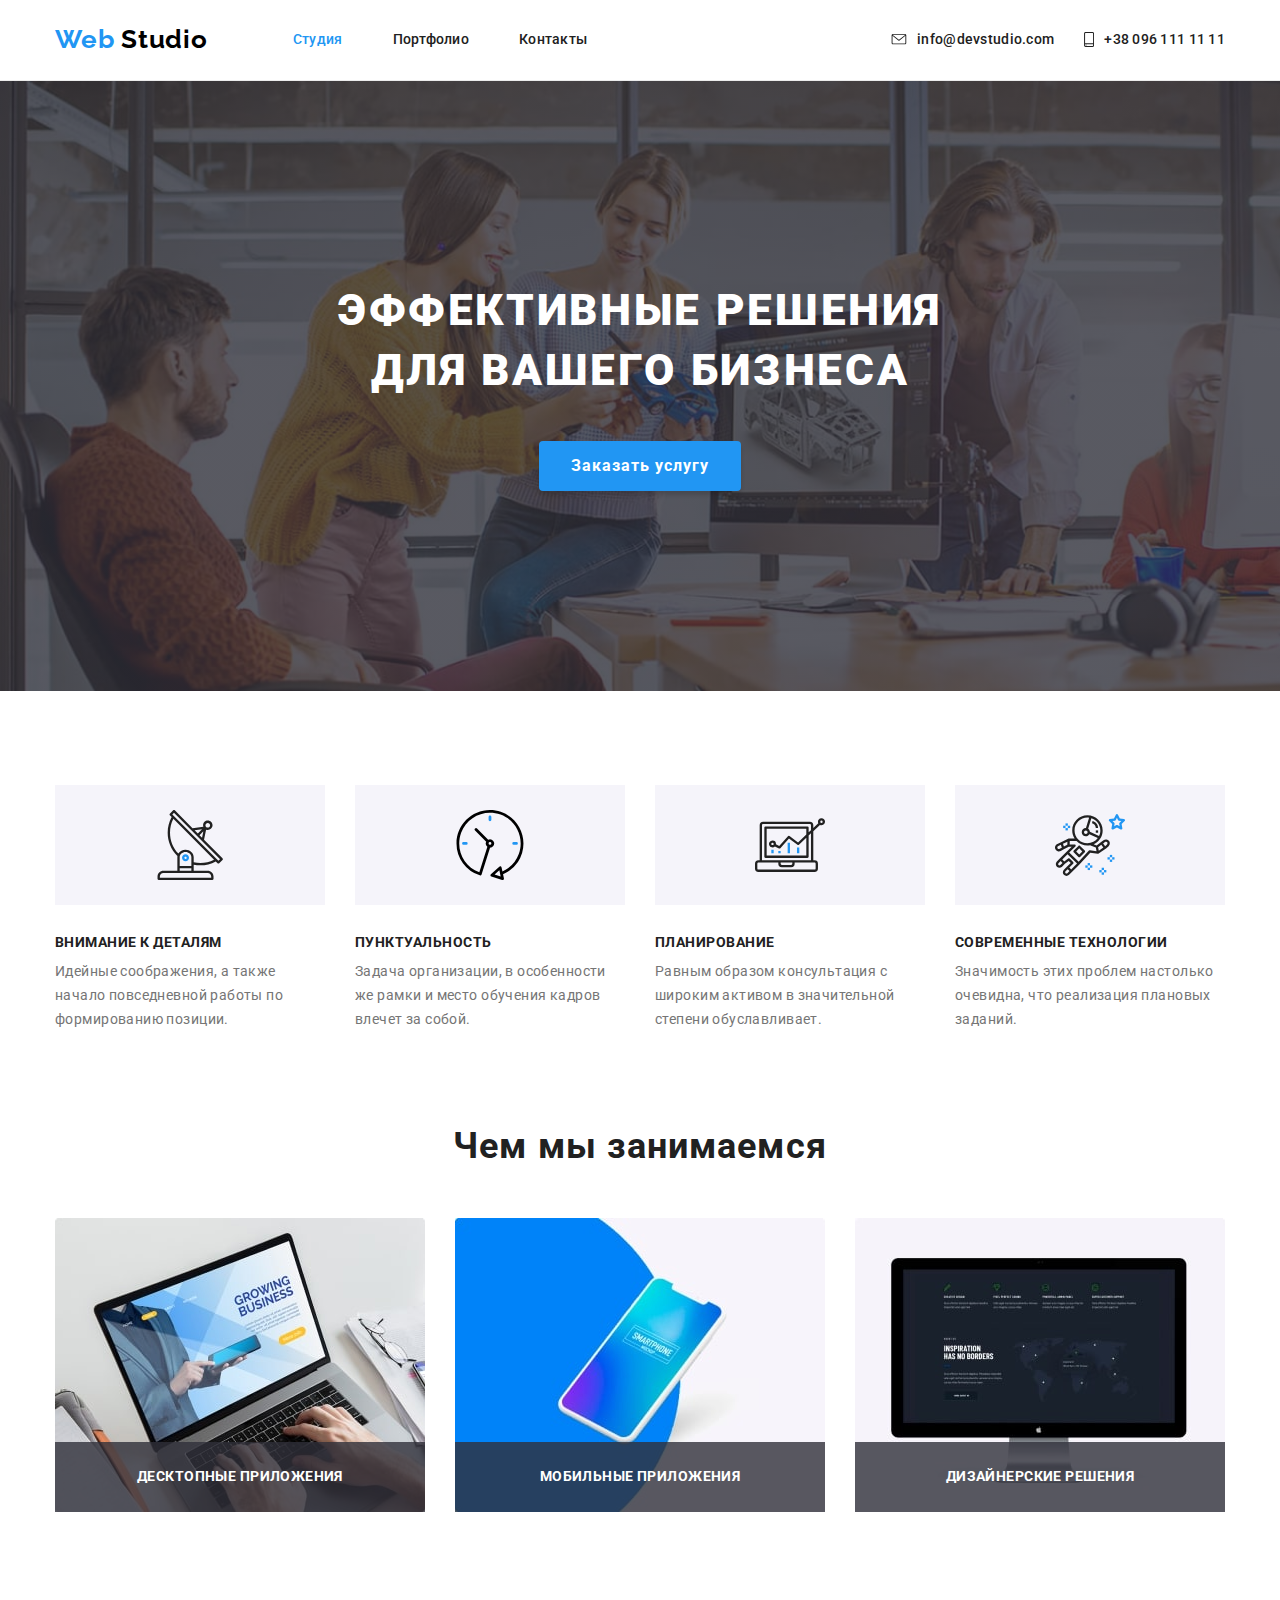
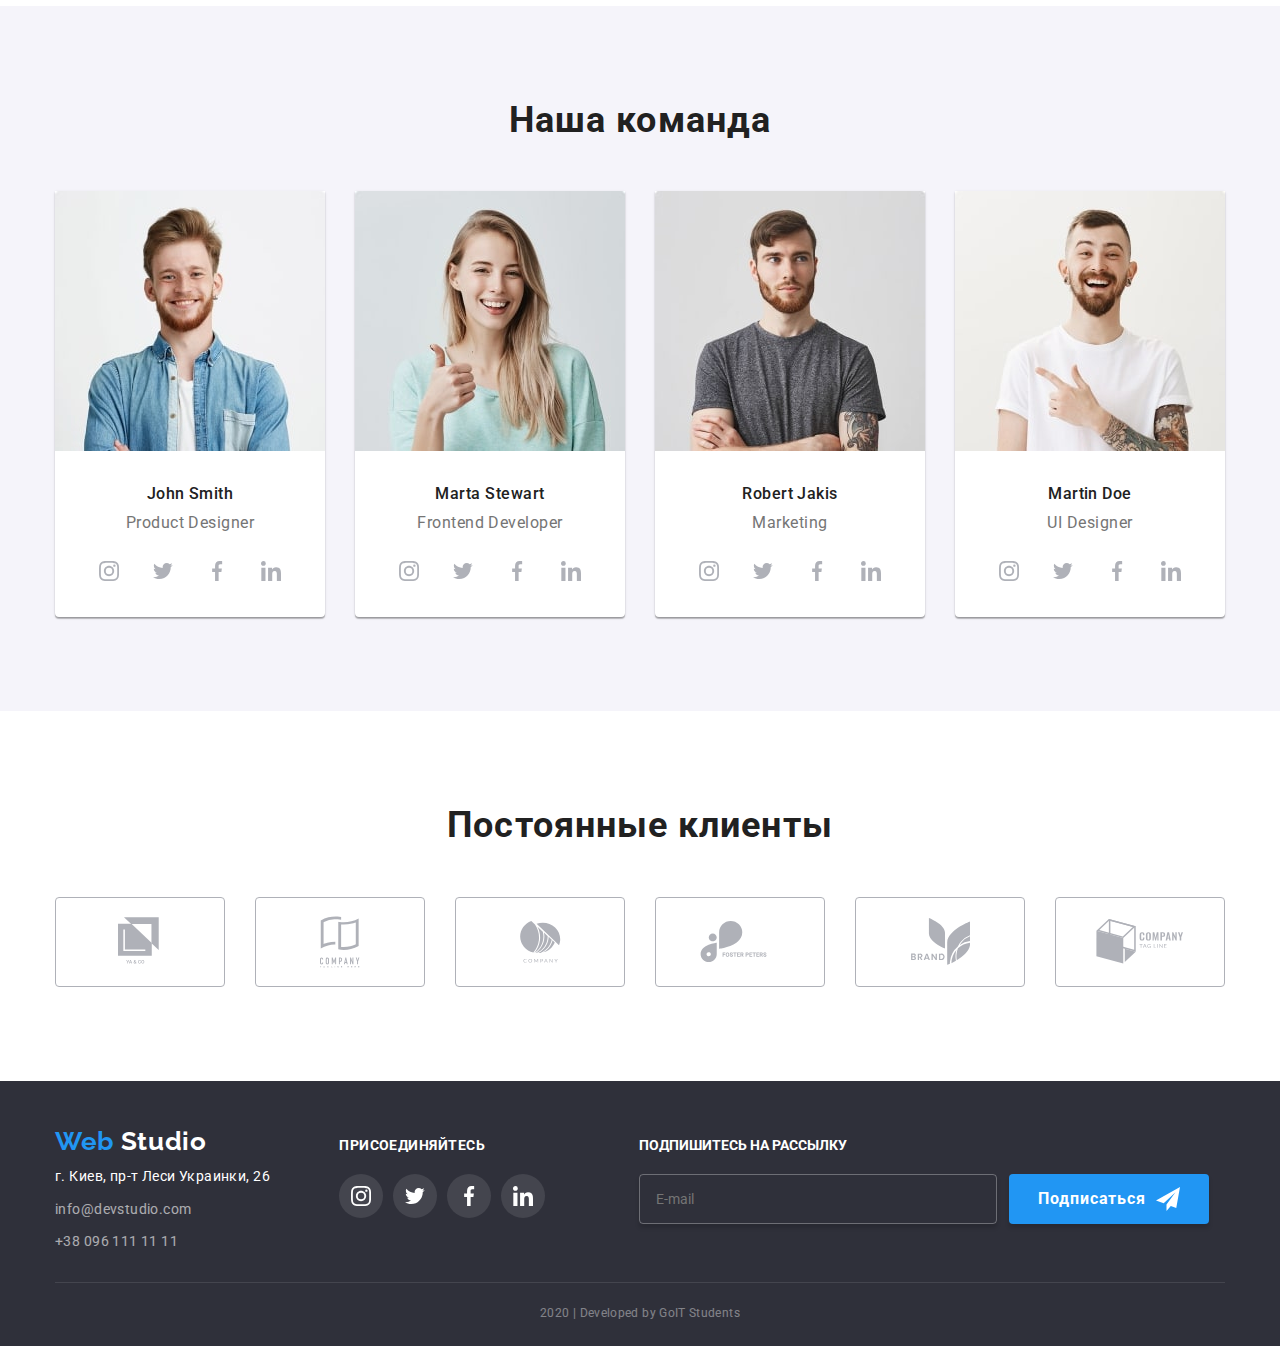
<file: index.html>
<!DOCTYPE html>
<html lang="ru">

<head>
  <meta charset="UTF-8" />
  <meta name="viewport" content="width=device-width, initial-scale=1.0" />
  <link href="https://fonts.googleapis.com/css2?family=Raleway:wght@700&family=Roboto:wght@400;500;700;900&display=swap"
    rel="stylesheet" />
  <!-- <link rel="stylesheet" href="./styles/normalize.css" /> -->

  <!-- <link rel="stylesheet" href="./styles/styles.css" /> -->
  <link rel="stylesheet" href="./css/main.min.css" />
  <title>Web Studio</title>
</head>

<body>
  <header>
    <nav class="container main-nav">
      <a class="header-logo" href="./index.html"><span class="logo-web">Web</span> Studio</a>
      <ul class="header-list">
        <li><a class="link our-pages current-page" href="./index.html">Студия</a></li>
        <li>
          <a class="link our-pages" href="./portfolio.html">Портфолио</a>
        </li>
        <li><a class="link our-pages" href="">Контакты</a></li>
      </ul>
      <ul class="header-contacts">
        <li>
          <a class="link header-link" href="mailto:info@devstudio.com">
            <svg class="icon-envelope" aria-label="Конверт" width="16" height="11">
              <use href="./images/symbol-defs.svg#icon-envelope" />
            </svg>
            info@devstudio.com</a>
        </li>
        <li>
          <a class="link header-link" href="tel:380961111111">
            <svg class="icon-smartphone" aria-label="Смартфон" width="10" height="15">
              <use href="./images/symbol-defs.svg#icon-smartphone" />
            </svg>
            +38 096 111 11 11</a>
        </li>
      </ul>
    </nav>
  </header>
  <main>
    <section class="hero-section">
      <h1 class="hero-header">Эффективные решения для вашего бизнеса</h1>
      <button class="hero-button button" data-modal-open>Заказать услугу</button>
    </section>
    <section class="our-advantages">
      <div class="container">
        <h2 class="hidden-title">Наши преймущества</h2>
        <ul class="our-advantages-list">
          <li class="our-advantages-item">
            <div class="advantages-image">
              <svg aria-label="антенна" width="70" height="70">
                <use href="./images/symbol-defs.svg#icon-antenna" />
              </svg>
            </div>
            <h3 class="advantage">Внимание к деталям</h3>
            <p class="advantage-explanation">
              Идейные соображения, а также начало повседневной работы по
              формированию позиции.
            </p>
          </li>
          <li class="our-advantages-item">
            <div class="advantages-image">
              <svg aria-label="часы" width="70" height="70">
                <use href="./images/symbol-defs.svg#icon-clock" />
              </svg>
            </div>
            <h3 class="advantage">Пунктуальность</h3>
            <p class="advantage-explanation">
              Задача организации, в особенности же рамки и место обучения
              кадров влечет за собой.
            </p>
          </li>
          <li class="our-advantages-item">
            <div class="advantages-image">
              <svg aria-label="диаграмма" width="70" height="70">
                <use href="./images/symbol-defs.svg#icon-diagram" />
              </svg>
            </div>
            <h3 class="advantage">Планирование</h3>
            <p class="advantage-explanation">
              Равным образом консультация с широким активом в значительной
              степени обуславливает.
            </p>
          </li>
          <li class="our-advantages-item">
            <div class="advantages-image">
              <svg aria-label="космонавт" width="70" height="70">
                <use href="./images/symbol-defs.svg#icon-astronaut" />
              </svg>
            </div>
            <h3 class="advantage">Современные технологии</h3>
            <p class="advantage-explanation">
              Значимость этих проблем настолько очевидна, что реализация
              плановых заданий.
            </p>
          </li>
        </ul>
      </div>
    </section>
    <section class="capabilities">
      <div class="container">
        <h2 class="section-header capabilities-title">Чем мы занимаемся</h2>
        <ul class="capabilities-list">
          <li class="capabilities-item">
            <img src="./images/laptop.jpg" alt="Ноутбук" width="370" />
            <a class="link capability" href="">
              Десктопные приложения
            </a>
          </li>
          <li class="capabilities-item">
            <img src="./images/smartphone.jpg" alt="Смартфон" width="370" />
            <a class="link capability" href="">
              Мобильные приложения
            </a>
          </li>
          <li class="capabilities-item">
            <img src="./images/PC.jpg" alt="Компьютер" width="370" />
            <a class="link capability" href="">
              Дизайнерские решения
            </a>
          </li>
        </ul>
      </div>
    </section>
    <section class="our-team">
      <div class="container">
        <h2 class="section-header our-team-title">Наша команда</h2>
        <ul class="our-team-list">
          <li class="our-team-item">
            <img src="./images/team-1.jpg" alt="Фотография Джона" width="270" />
            <h3 class="employee-name" lang="en">John Smith</h3>
            <p class="specialization" lang="en">Product Designer</p>
            <ul class="social-network-list">
              <li>
                <a class="social-network-link" href="">
                  <svg class="social-network-icon" aria-label="">
                    <use href="./images/symbol-defs.svg#icon-instagram" /></svg></a>
              </li>
              <li>
                <a class="social-network-link" href="">
                  <svg class="social-network-icon" aria-label="">
                    <use href="./images/symbol-defs.svg#icon-twitter" /></svg></a>
              </li>
              <li>
                <a class="social-network-link" href="">
                  <svg class="social-network-icon" aria-label="">
                    <use href="./images/symbol-defs.svg#icon-facebook" /></svg></a>
              </li>
              <li>
                <a class="social-network-link" href="">
                  <svg class="social-network-icon" aria-label="">
                    <use href="./images/symbol-defs.svg#icon-linkedin" />
                  </svg>
                </a>
              </li>
            </ul>
          </li>
          <li class="our-team-item">
            <img src="./images/team-2.jpg" alt="Фотография Марты" width="270" />
            <h3 class="employee-name" lang="en">Marta Stewart</h3>
            <p class="specialization" lang="en">Frontend Developer</p>
            <ul class="social-network-list">
              <li>
                <a class="social-network-link" href="">
                  <svg class="social-network-icon" aria-label="">
                    <use href="./images/symbol-defs.svg#icon-instagram" /></svg></a>
              </li>
              <li>
                <a class="social-network-link" href="">
                  <svg class="social-network-icon" aria-label="">
                    <use href="./images/symbol-defs.svg#icon-twitter" />
                  </svg>
                </a>
              </li>
              <li>
                <a class="social-network-link" href="">
                  <svg class="social-network-icon" aria-label="">
                    <use href="./images/symbol-defs.svg#icon-facebook" />
                  </svg>
                </a>
              </li>
              <li>
                <a class="social-network-link" href="">
                  <svg class="social-network-icon" aria-label="">
                    <use href="./images/symbol-defs.svg#icon-linkedin" />
                  </svg>
                </a>
              </li>
            </ul>
          </li>
          <li class="our-team-item">
            <img src="./images/team-3.jpg" alt="Фотография Роберта" width="270" />
            <h3 class="employee-name" lang="en">Robert Jakis</h3>
            <p class="specialization" lang="en">Marketing</p>
            <ul class="social-network-list">
              <li>
                <a class="social-network-link" href="">
                  <svg class="social-network-icon" aria-label="">
                    <use href="./images/symbol-defs.svg#icon-instagram" />
                  </svg>
                </a>
              </li>
              <li>
                <a class="social-network-link" href="">
                  <svg class="social-network-icon" aria-label="">
                    <use href="./images/symbol-defs.svg#icon-twitter" />
                  </svg>
                </a>
              </li>
              <li>
                <a class="social-network-link" href="">
                  <svg class="social-network-icon" aria-label="">
                    <use href="./images/symbol-defs.svg#icon-facebook" />
                  </svg>
                </a>
              </li>
              <li>
                <a class="social-network-link" href="">
                  <svg class="social-network-icon" aria-label="">
                    <use href="./images/symbol-defs.svg#icon-linkedin" />
                  </svg>
                </a>
              </li>
            </ul>
          </li>
          <li class="our-team-item">
            <img src="./images/team-4.jpg" alt="Фотография Мартина" width="270" />
            <h3 class="employee-name" lang="en">Martin Doe</h3>
            <p class="specialization" lang="en">UI Designer</p>
            <ul class="social-network-list">
              <li>
                <a class="social-network-link" href="">
                  <svg class="social-network-icon" aria-label="">
                    <use href="./images/symbol-defs.svg#icon-instagram" />
                  </svg>
                </a>
              </li>
              <li>
                <a class="social-network-link" href="">
                  <svg class="social-network-icon" aria-label="">
                    <use href="./images/symbol-defs.svg#icon-twitter" />
                  </svg>
                </a>
              </li>
              <li>
                <a class="social-network-link" href="">
                  <svg class="social-network-icon" aria-label="">
                    <use href="./images/symbol-defs.svg#icon-facebook" />
                  </svg>
                </a>
              </li>
              <li>
                <a class="social-network-link" href="">
                  <svg class="social-network-icon" aria-label="">
                    <use href="./images/symbol-defs.svg#icon-linkedin" />
                  </svg>
                </a>
              </li>
            </ul>
          </li>
        </ul>
      </div>
    </section>
    <section class="our-clients">
      <div class="container">
        <h2 class="section-header our-clients-title">Постоянные клиенты</h2>
        <ul class="our-clients-list">
          <li class="our-clients-item">
            <a class="link" href="">
              <svg class="our-clients-icon" width="45" height="50">
                <use href="./images/symbol-defs.svg#icon-logo"></use>
              </svg>
            </a>
          </li>
          <li class="our-clients-item">
            <a class="link" href="">
              <svg class="our-clients-icon" width="40" height="52">
                <use href="./images/symbol-defs.svg#icon-logo-2"></use>
              </svg>
            </a>
          </li>
          <li class="our-clients-item">
            <a class="link" href="">
              <svg class="our-clients-icon" width="41" height="42">
                <use href="./images/symbol-defs.svg#icon-logo-3"></use>
              </svg>
            </a>
          </li>
          <li class="our-clients-item">
            <a class="link" href="">
              <svg class="our-clients-icon" width="80" height="42">
                <use href="./images/symbol-defs.svg#icon-logo-4"></use>
              </svg>
            </a>
          </li>
          <li class="our-clients-item">
            <a class="link" href="">
              <svg class="our-clients-icon" width="59" height="47">
                <use href="./images/symbol-defs.svg#icon-logo-5"></use>
              </svg>
            </a>
          </li>
          <li class="our-clients-item">
            <a class="link" href="">
              <svg class="our-clients-icon" width="88" height="45">
                <use href="./images/symbol-defs.svg#icon-logo-6"></use>
              </svg>
            </a>
          </li>
        </ul>
      </div>
    </section>
  </main>
  <footer>
    <div class="container">
      <ul class="footer-list">
        <li>
          <a class="footer-logo" href=""><span class="logo-web">Web</span> Studio</a>
          <address class="">
            г. Киев, пр-т Леси Украинки, 26
            <a class="link footer-address" href="mailto:info@devstudio.com">info@devstudio.com</a>
            <a class="link footer-address" href="tel:380961111111">+38 096 111 11 11</a>
          </address>
        </li>
        <li class="join-us">
          <h3 class="join-us-title">присоединяйтесь</h3>
          <ul class="footer-social-network">
            <li>
              <a class="social-network-link footer-link" href="">
                <svg class="social-network-icon" aria-label="">
                  <use href="./images/symbol-defs.svg#icon-instagram" />
                </svg>
              </a>
            </li>
            <li>
              <a class="social-network-link footer-link" href="">
                <svg class="social-network-icon" aria-label="">
                  <use href="./images/symbol-defs.svg#icon-twitter" />
                </svg>
              </a>
            </li>
            <li>
              <a class="social-network-link footer-link" href="">
                <svg class="social-network-icon" aria-label="">
                  <use href="./images/symbol-defs.svg#icon-facebook" />
                </svg>
              </a>
            </li>
            <li>
              <a class="social-network-link footer-link" href="">
                <svg class="social-network-icon" aria-label="">
                  <use href="./images/symbol-defs.svg#icon-linkedin" />
                </svg>
              </a>
            </li>
          </ul>
        </li>
        <li>

          <p class="subscribe">Подпишитесь на рассылку</p>
          <form class="footer-form">
            <input required class="footer-email-input" type="email" placeholder="E-mail" name="Email"
              id="Email-input" />
            <button class="footer-submit" type="submit">Подписаться <svg class="footer-submit-icon" width="24px"
                height="24px">
                <use href="./images/icon-send.svg#icon-send">
                </use>
              </svg></button>
          </form>
        </li>
      </ul>
      <p class="copyright">2020 | Developed by GoIT Students</p>
    </div>
  </footer>
  <div class="backdrop is-hidden" data-modal>
    <div class="modal">
      <button class="modal-close-button" data-modal-close><svg class="crosshair-icon">
          <use href="./images/crosshair.svg#crosshair">
          </use>
        </svg></button>
      <form>
        <div class="modal-wrapper">
          <p class="modal-header">Оставьте свои данные, мы вам перезвоним</p>
          <div class="modal-form-container">

            <input class="modal-input" name="Name" id="name" type="text" placeholder=" " required />
            <label class="modal-label" for="name">Имя</label>
            <svg class="modal-icon">
              <use href="./images/person.svg#person">
              </use>
            </svg>
          </div>
          <div class="modal-form-container">
            <input class="modal-input" name="Phone" id="phone" type="text" placeholder=" " required />
            <label class="modal-label" for="phone">Телефон</label>
            <svg class=" modal-icon">
              <use href="./images/phone.svg#phone">
              </use>
            </svg>
          </div>
          <div class="modal-form-container">
            <input class="modal-input" name="Mail" id="mail" type="text" placeholder=" " required />
            <label class="modal-label" for="mail">Почта</label>
            <svg class="modal-icon">
              <use href="./images/email.svg#email">
              </use>
            </svg>
          </div>
          <div class="modal-form-container modal-text-area-container">

            <textarea class="modal-input modal-text-area" placeholder=" " id="comment" name="Comment"></textarea>
            <label class="modal-label modal-text-area-label" for="comment">Комментарий</label>
          </div>
          <div class="modal-checkbox-container">
            <div class="checkbox-icon-container"><input required class="modal-checkbox" type="checkbox" name="license"
                id="license">


              <label class="modal-checkbox-label" for="license">Соглашаюсь с рассылкой и принимаю <a
                  class="license-link" href="/">Условия
                  договора</a></label>
              <svg class="checkbox-icon">
                <use href="./images/icon-check.svg#icon-check">
                </use>
              </svg>
            </div>



          </div>
          <button class="submit" type="submit">Отправить</button>
      </form>

    </div>
  </div>
  </div>
  <script src="./modal.js"></script>
</body>

</html>
</file>
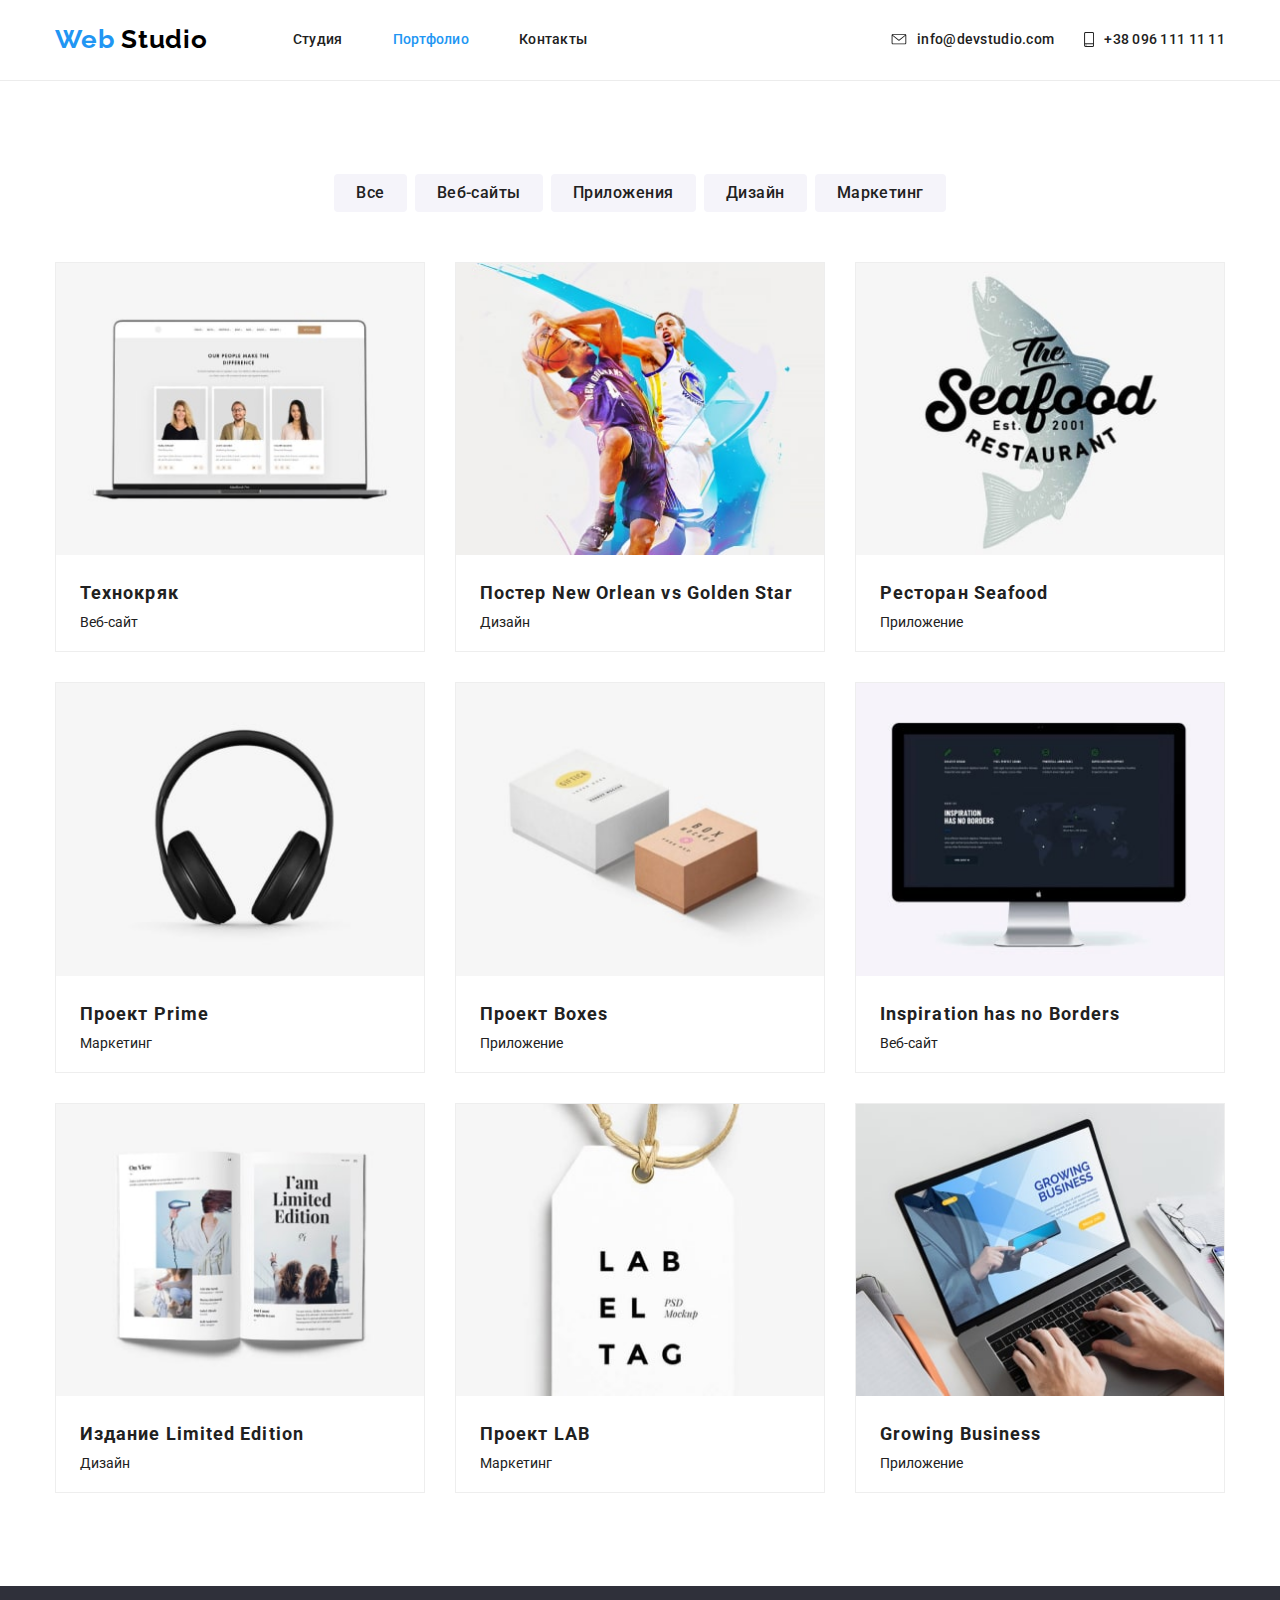
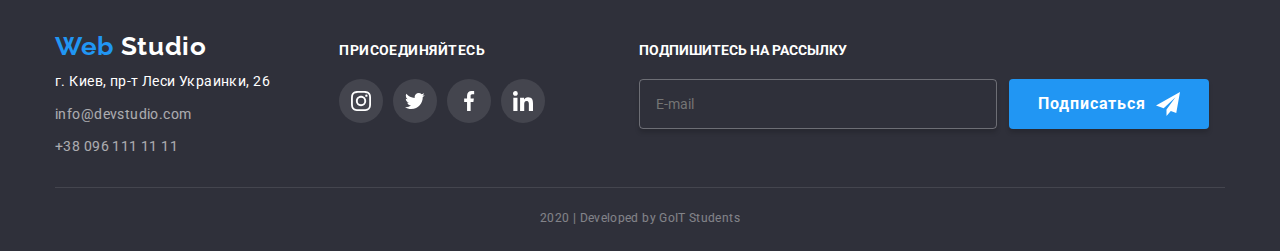
<file: portfolio.html>
<!DOCTYPE html>
<html lang="ru">

<head>
  <meta charset="UTF-8" />
  <meta name="viewport" content="width=device-width, initial-scale=1.0" />
  <link href="https://fonts.googleapis.com/css2?family=Raleway:wght@700&family=Roboto:wght@400;500;700;900&display=swap"
    rel="stylesheet" />
  <link rel="stylesheet" href="./css/main.min.css" />
  <title>Portfolio</title>
</head>

<body>
  <header>
    <nav class="container main-nav">
      <a class="header-logo" href="./index.html"><span class="logo-web">Web</span> Studio</a>
      <ul class="header-list">
        <li><a class="link our-pages " href="./index.html">Студия</a></li>
        <li>
          <a class="link our-pages current-page" href="./portfolio.html">Портфолио</a>
        </li>
        <li><a class="link our-pages" href="">Контакты</a></li>
      </ul>
      <ul class="header-contacts">
        <li>
          <a class="link header-link" href="mailto:info@devstudio.com">
            <svg class="icon-envelope" aria-label="Конверт" width="16" height="11">
              <use href="./images/symbol-defs.svg#icon-envelope" />
            </svg>
            info@devstudio.com</a>
        </li>
        <li>
          <a class="link header-link" href="tel:380961111111">
            <svg class="icon-smartphone" aria-label="Смартфон" width="10" height="15">
              <use href="./images/symbol-defs.svg#icon-smartphone" />
            </svg>
            +38 096 111 11 11</a>
        </li>
      </ul>
    </nav>
  </header>
  <main class="main-portfolio">
    <section class="portfolio">
      <div class="container">
        <h1 class="hidden-title">Portfolio</h1>
        <ul class="filters-list">
          <li class="filters-item">
            <button class="filters-button">Все</button>
          </li>
          <li class="filters-item">
            <button class="filters-button">Веб-сайты</button>
          </li>
          <li class="filters-item">
            <button class="filters-button">Приложения</button>
          </li>
          <li class="filters-item">
            <button class="filters-button">Дизайн</button>
          </li>
          <li class="filters-item">
            <button class="filters-button">Маркетинг</button>
          </li>
        </ul>
        <ul class="our-products-list">
          <li class="our-products-item">
            <div class="our-products-image"><img src="./images/laptop-2.jpg " alt="Сайт открытый на ноутбуке" />
              <p class="product-description">
                Технокряк это современная площадка распространения коронавируса.
                Компании используют эту платформу для цифрового шпионажа и атак
                на защищённые сервера конкурентов.
              </p>
            </div>
            <div class="product-container">
              <h2 class="product-name">
                <a class="product-link" href="">Технокряк</a>
              </h2>
              <p class="product-type">Веб-сайт</p>
            </div>
          </li>
          <li class="our-products-item">
            <div class="our-products-image"><img src="./images/basketball.jpg" alt="Два парня играющие в баскетбол" />

              <p class="product-description">
                Технокряк это современная площадка распространения коронавируса.
                Компании используют эту платформу для цифрового шпионажа и атак
                на защищённые сервера конкурентов.
              </p>
            </div>
            <div class="product-container">
              <h2 class="product-name">
                <a class="product-link" href="">Постер New Orlean vs Golden Star</a>
              </h2>
              <p class="product-type">Дизайн</p>
            </div>
          </li>
          <li class="our-products-item">
            <div class="our-products-image"><img src="./images/restaurant.jpg" alt="Логотип ресторана" />
              <p class="product-description">
                Технокряк это современная площадка распространения коронавируса.
                Компании используют эту платформу для цифрового шпионажа и атак
                на защищённые сервера конкурентов.
              </p>
            </div>
            <div class="product-container">
              <h2 class="product-name">
                <a class="product-link" href="">Ресторан Seafood</a>
              </h2>
              <p class="product-type">Приложение</p>
            </div>
          </li>
          <li class="our-products-item">
            <div class="our-products-image"><img src="./images/headphones.jpg" alt="Наушники" />
              <p class="product-description">
                Технокряк это современная площадка распространения коронавируса.
                Компании используют эту платформу для цифрового шпионажа и атак
                на защищённые сервера конкурентов.
              </p>
            </div>
            <div class="product-container">
              <h2 class="product-name">
                <a class="product-link" href="">Проект Prime</a>
              </h2>
              <p class="product-type">Маркетинг</p>
            </div>
          </li>
          <li class="our-products-item">
            <div class="our-products-image"><img src="./images/box.jpg" alt="Две коробки" />
              <p class="product-description">
                Технокряк это современная площадка распространения коронавируса.
                Компании используют эту платформу для цифрового шпионажа и атак
                на защищённые сервера конкурентов.
              </p>
            </div>
            <div class="product-container">
              <h2 class="product-name">
                <a class="product-link" href="">Проект Boxes</a>
              </h2>
              <p class="product-type">Приложение</p>
            </div>
          </li>
          <li class="our-products-item">
            <div class="our-products-image"><img src="./images/site-mac.jpg" alt="Веб-сайт открытй на ПК" />
              <p class="product-description">
                Технокряк это современная площадка распространения коронавируса.
                Компании используют эту платформу для цифрового шпионажа и атак
                на защищённые сервера конкурентов.
              </p>
            </div>
            <div class="product-container">
              <h2 class="product-name" lang="en">
                <a class="product-link" href="">Inspiration has no Borders</a>
              </h2>
              <p class="product-type">Веб-сайт</p>
            </div>
          </li>
          <li class="our-products-item">
            <div class="our-products-image"><img src="./images/book.jpg" alt="Книга" />
              <p class="product-description">
                Технокряк это современная площадка распространения коронавируса.
                Компании используют эту платформу для цифрового шпионажа и атак
                на защищённые сервера конкурентов.
              </p>
            </div>
            <div class="product-container">
              <h2 class="product-name">
                <a class="product-link" href="">Издание Limited Edition</a>
              </h2>
              <p class="product-type">Дизайн</p>
            </div>
          </li>
          <li class="our-products-item">
            <div class="our-products-image"><img src="./images/tag.jpg" alt="Бирка компании" />
              <p class="product-description">
                Технокряк это современная площадка распространения коронавируса.
                Компании используют эту платформу для цифрового шпионажа и атак
                на защищённые сервера конкурентов.
              </p>
            </div>
            <div class="product-container">
              <h2 class="product-name">
                <a class="product-link" href="">Проект LAB</a>
              </h2>
              <p class="product-type">Маркетинг</p>
            </div>
          </li>
          <li class="our-products-item">
            <div class="our-products-image"><img src="./images/macbook.jpg"
                alt="Ноутбук на котором открыто приложение" />
              <p class="product-description">
                Технокряк это современная площадка распространения коронавируса.
                Компании используют эту платформу для цифрового шпионажа и атак
                на защищённые сервера конкурентов.
              </p>
            </div>
            <div class="product-container">
              <h2 class="product-name">
                <a class="product-link" href="">Growing Business</a>
              </h2>
              <p class="product-type">Приложение</p>
            </div>
          </li>
        </ul>
      </div>
    </section>
  </main>
  <footer>
    <div class="container">
      <ul class="footer-list">
        <li>
          <a class="footer-logo" href=""><span class="logo-web">Web</span> Studio</a>
          <address class="">
            г. Киев, пр-т Леси Украинки, 26
            <a class="link footer-address" href="mailto:info@devstudio.com">info@devstudio.com</a>
            <a class="link footer-address" href="tel:380961111111">+38 096 111 11 11</a>
          </address>
        </li>
        <li class="join-us">
          <h3 class="join-us-title">присоединяйтесь</h3>
          <ul class="footer-social-network">
            <li>
              <a class="social-network-link footer-link" href="">
                <svg class="social-network-icon" aria-label="">
                  <use href="./images/symbol-defs.svg#icon-instagram" />
                </svg>
              </a>
            </li>
            <li>
              <a class="social-network-link footer-link" href="">
                <svg class="social-network-icon" aria-label="">
                  <use href="./images/symbol-defs.svg#icon-twitter" />
                </svg>
              </a>
            </li>
            <li>
              <a class="social-network-link footer-link" href="">
                <svg class="social-network-icon" aria-label="">
                  <use href="./images/symbol-defs.svg#icon-facebook" />
                </svg>
              </a>
            </li>
            <li>
              <a class="social-network-link footer-link" href="">
                <svg class="social-network-icon" aria-label="">
                  <use href="./images/symbol-defs.svg#icon-linkedin" />
                </svg>
              </a>
            </li>
          </ul>
        </li>
        <li>

          <p class="subscribe">Подпишитесь на рассылку</p>
          <form class="footer-form">
            <input required class="footer-email-input" type="email" placeholder="E-mail" name="Email"
              id="Email-input" />
            <button class="footer-submit" type="submit">Подписаться <svg class="footer-submit-icon" width="24px"
                height="24px">
                <use href="./images/icon-send.svg#icon-send">
                </use>
              </svg></button>
          </form>
        </li>
      </ul>
      <p class="copyright">2020 | Developed by GoIT Students</p>
    </div>
  </footer>
</body>

</html>
</file>
<file: styles/styles.css>
:root {
  --primary-text-color: #212121;
  --secondary-text-color: #757575;
  --third-text-color: #ffffff;
  --accent-color: #2196f3;
  --footer-text-color: rgba(255, 255, 255);
  --link-icon-background-color: #f5f4fa;
  --icon-fill-color: #afb1b8;
}
html {
  box-sizing: border-box;
}
*,
*::before,
*::after {
  box-sizing: inherit;
}
body {
  font-family: "Roboto", sans-serif;
  font-style: normal;
  font-size: 14px;
  line-height: 1.14;
  color: var(--primary-text-color);
}
ul {
  list-style: none;
  margin: 0;
  padding: 0;
}
a {
  text-decoration: none;
}
h1,
h2,
h3,
h4 {
  margin: 0;
}
p {
  margin: 0;
}
hr {
  margin: 0px;
}
input {
  outline: none;
}
/* 
  UTILITY
 */

.container {
  width: 1200px;
  padding: 0 15px;
  margin-right: auto;
  margin-left: auto;
}
.button {
  background: var(--accent-color);
  box-shadow: 0px 4px 4px rgba(0, 0, 0, 0.15);
  border-radius: 4px;
}
.hidden-title {
  display: none;
}

/*
 HEADER
 */
.header-list,
.header-contacts,
.main-nav {
  display: flex;
}
.header-list :not(:last-child) {
  margin-right: 50px;
}
.header-contacts :not(:last-child) {
  margin-right: 30px;
}
.header-contacts {
  margin-left: auto;
  align-items: center;
}
.logo-web {
  color: var(--accent-color);
}
.header-logo {
  display: block;
  margin-right: 85px;
  padding-top: 25px;
  padding-bottom: 25px;

  font-family: "Raleway", sans-serif;
  font-weight: 700;
  font-size: 26px;
  color: #000000;
  letter-spacing: 0.78px;
}
header {
  border-bottom: 1px solid #ececec;
}
.our-pages {
  display: block;
  padding-top: 32px;
  padding-bottom: 32px;

  letter-spacing: 0.28px;
  color: var(--primary-text-color);
  font-weight: 500;
  letter-spacing: 0.28px;
  transition: 250ms cubic-bezier(0.4, 0, 0.2, 1) color;
}
.header-link {
  display: flex;
  padding-top: 32px;
  padding-bottom: 32px;
  align-items: center;

  letter-spacing: 0.28px;
  line-height: 1.14;
  color: var(--secondary-text-color);
  font-weight: 500;
}
.icon-envelope {
  fill: currentColor;
  margin-right: 10px;
}
.icon-smartphone {
  fill: currentColor;
  margin-right: 10px;
}
.header-link:hover,
.header-link:focus {
  color: var(--accent-color);
  fill: var(--accent-color);
  transition: 250ms cubic-bezier(0.4, 0, 0.2, 1);
  transition-property: color, fill;
}
.our-pages:hover,
.our-pages:focus {
  color: var(--accent-color);
  transition: 250ms cubic-bezier(0.4, 0, 0.2, 1) color;
}
.current-page {
  color: var(--accent-color);
  position: relative;
}
.current-page::after {
  content: "";
  display: block;
  position: absolute;
  top: 77px;
  width: 100%;
  height: 4px;
  background-color: var(--accent-color);
  border-radius: 2px;
}

/* HERO */

.hero-header {
  max-width: 700px;
  margin: auto;
  padding-top: 200px;
  margin-bottom: 40px;

  font-weight: 900;
  font-size: 44px;
  line-height: 1.36;
  letter-spacing: 2.64px;
  text-transform: uppercase;
  color: var(--third-text-color);
}
.hero-button {
  display: inline-block;
  font-weight: 700;
  font-size: 16px;
  line-height: 1.87;
  letter-spacing: 0.96px;
  color: var(--third-text-color);
  margin: auto;
  margin-bottom: 200px;
  padding: 10px 32px;
  cursor: pointer;
  border: none;
}
.hero-section {
  text-align: center;
  background-size: cover;
  background-image: linear-gradient(
      rgba(47, 48, 58, 0.8),
      rgba(47, 48, 58, 0.8)
    ),
    url(../images/header-img.jpg);
}
/* MAIN */

/* PORTFOLIO */

.main-portfolio {
  padding-top: 93px;
  padding-bottom: 93px;
}

.filters-button {
  border: none;
  border-radius: 4px;
  color: var(--primary-text-color);
  background-color: var(--link-icon-background-color);
  padding: 6px 22px;
  font-size: 16px;
  line-height: 1.62;
  text-align: center;
  letter-spacing: 0.48px;
  font-weight: 500;
  cursor: pointer;
  transition: 250ms cubic-bezier(0.4, 0, 0.2, 1);
  transition-property: background-color, color, box-shadow, outline;
}
.filters-button:active,
.filters-button:hover,
.filters-button:focus {
  background-color: #2196f3;
  color: var(--third-text-color);
  box-shadow: 0px 2px 2px rgba(0, 0, 0, 0.12), 0px 1px 2px rgba(0, 0, 0, 0.08),
    0px 3px 1px rgba(0, 0, 0, 0.1);
  outline: none;
  transition: 250ms cubic-bezier(0.4, 0, 0.2, 1);
  transition-property: background-color, color, box-shadow, outline;
}
.filters-item:not(:last-child) {
  margin-right: 8px;
}
.filters-list {
  display: flex;
  justify-content: center;
  margin-bottom: 50px;
}

.our-products-list {
  display: flex;
  flex-wrap: wrap;
  justify-content: space-between;
}
.our-products-list img {
  display: block;
}

.our-products-item {
  border: 1px solid #eeeeee;
  width: calc((100% - 60px) / 3);
  cursor: pointer;
  transition: 250ms cubic-bezier(0.4, 0, 0.2, 1) box-shadow;
}
.our-products-item img {
  max-width: 368px;
}
.our-products-item:hover,
.our-products-item:focus {
  box-shadow: 1px 4px 6px rgba(0, 0, 0, 0.16), 0px 4px 4px rgba(0, 0, 0, 0.06),
    0px 1px 1px rgba(0, 0, 0, 0.12);
  transition: 250ms cubic-bezier(0.4, 0, 0.2, 1) box-shadow;
}
.our-products-item:hover .product-description,
.our-products-item:focus .product-description {
  transform: translateY(0);
}
.our-products-image {
  position: relative;
  overflow: hidden;
}
.our-products-item:nth-child(n + 4) {
  margin-top: 30px;
}
.product-container {
  padding-left: 24px;
  padding-right: 24px;
  padding-bottom: 20px;
}
.product-name {
  margin-top: 20px;
  font-weight: 700;
  font-size: 18px;
  line-height: 2;
  letter-spacing: 1.08px;
  color: var(--primary-text-color);
  margin-bottom: 4px;
}
.product-link {
  font-weight: 700;
  font-size: 18px;
  line-height: 2;
  letter-spacing: 1.08px;
  color: var(--primary-text-color);
}
.product-description {
  position: absolute;
  top: 0;
  width: 368px;
  padding: 65px 24px;

  font-size: 18px;
  line-height: 1.55;
  letter-spacing: 0.54px;
  color: var(--third-text-color);

  background-color: rgba(33, 150, 243);
  opacity: 0.9;
  transition: 250ms cubic-bezier(0.4, 0, 0.2, 1);
  transition-property: transform;
  transform: translateY(101%);
}

.products-type {
  font-size: 16px;
  line-height: 1.87;
  letter-spacing: 0.48px;
  color: var(--secondary-text-color);
}

/* STUDIO */
.our-advantages {
  padding-top: 94px;
  padding-bottom: 94px;
}
.our-advantages-list {
  display: flex;
}
.our-advantages-item:not(:last-child) {
  margin-right: 30px;
}
.our-advantages-item {
  max-width: 270px;
}
.our-advantages-item svg {
  display: block;
  margin: 0 auto;
}
.advantages-image {
  background-color: var(--link-icon-background-color);
  margin-bottom: 30px;
  padding-top: 25px;
  padding-bottom: 25px;
}
.advantage {
  letter-spacing: 0.49px;
  text-transform: uppercase;
  font-size: 14px;
  margin-bottom: 10px;
}
.advantage-explanation {
  line-height: 1.7;
  letter-spacing: 0.42px;
  color: var(--secondary-text-color);
}

/* 
  CAPABILITIES 
*/
.сapabilities {
  text-align: center;
  padding-bottom: 94px;
}
.capabilities-list img {
  display: block;
}
.capabilities-title {
  margin-bottom: 50px;
}
.capabilities-list {
  display: flex;
  justify-content: space-between;
}
.capabilities-item {
  position: relative;
}
.capability {
  position: absolute;
  display: block;
  bottom: 0;
  width: 100%;
  font-weight: 700;
  line-height: 1.14;
  letter-spacing: 0.42px;
  text-transform: uppercase;
  color: var(--third-text-color);
  background: rgba(47, 48, 58, 0.8);
  padding: 27px 0;
  transition: 250ms cubic-bezier(0.4, 0, 0.2, 1) color;
}
.capability:hover,
.capability:focus {
  color: var(--accent-color);
  transition: 250ms cubic-bezier(0.4, 0, 0.2, 1) color;
}

/*
   SOCIAL-ICONS
*/
.social-network-icon {
  width: 20px;
  height: 20px;
  fill: var(--icon-fill-color);
}
.social-network-link {
  display: flex;
  align-items: center;
  justify-content: center;
  width: 44px;
  height: 44px;
  background-color: transparent;
}
.social-network-link:hover,
.social-network-link:focus {
  background-color: var(--accent-color);
  border-radius: 50%;
  color: var(--third-text-color);
  transition: 250ms cubic-bezier(0.4, 0, 0.2, 1) background-color;
}
.social-network-link:hover .social-network-icon,
.social-network-link:focus .social-network-icon {
  fill: currentColor;
}

.section-header {
  font-weight: 700;
  font-size: 36px;
  line-height: 1.16;
  letter-spacing: 1.08px;
}

/* 
  OUR TEAM 
*/

.our-team {
  text-align: center;
  background-color: var(--link-icon-background-color);
  padding-top: 94px;
  padding-bottom: 94px;
}
.our-team-title {
  margin-bottom: 50px;
}
.our-team-list {
  display: flex;
  justify-content: space-between;
}
.our-team-item {
  box-shadow: 0px 2px 1px rgba(0, 0, 0, 0.2), 0px 1px 1px rgba(0, 0, 0, 0.14),
    0px 1px 3px rgba(0, 0, 0, 0.12);
  border-radius: 0px 0px 4px 4px;
  max-width: 270px;
  background-color: var(--third-text-color);
}

.employee-name {
  font-weight: 500;
  font-size: 16px;
  line-height: 1.18;
  letter-spacing: 0.48px;
  margin-top: 30px;
  margin-bottom: 10px;
}
.specialization {
  font-size: 16px;
  line-height: 1.18;
  letter-spacing: 0.48px;
  color: var(--secondary-text-color);
  margin-bottom: 16px;
}
.social-network-list {
  justify-content: center;
  display: flex;
  margin-bottom: 24px;
}
.social-network-list li:not(:last-child) {
  margin-right: 10px;
}

/*
  OUR CLIENTS 
*/

.our-clients {
  padding-top: 94px;
  padding-bottom: 94px;
  text-align: center;
}
.our-clients-title {
  margin-bottom: 50px;
}
.our-clients-list {
  display: flex;
  justify-content: space-between;
}
.our-clients-icon {
  fill: var(--icon-fill-color);
  transition: 250ms cubic-bezier(0.4, 0, 0.2, 1) fill;
}
.our-clients-item a {
  display: flex;
  justify-content: center;
  align-items: center;
  width: 170px;
  height: 90px;
  margin: auto;
  border: 1px solid #afb1b8;
  border-radius: 4px;
  transition: 250ms cubic-bezier(0.4, 0, 0.2, 1) border-color;
}
.our-clients-item a:hover .our-clients-icon,
.our-clients-item a:focus .our-clients-icon {
  fill: var(--accent-color);
  transition: 250ms cubic-bezier(0.4, 0, 0.2, 1) fill;
}
.our-clients-item a:hover,
.our-clients-item a:focus {
  border-color: var(--accent-color);
  transition: 250ms cubic-bezier(0.4, 0, 0.2, 1) border-color;
}
.our-clients-item img {
  display: block;
}

/* FOOTER */

footer {
  background-color: #2f303a;
}
.footer-list {
  display: flex;
  padding-bottom: 28px;
  align-items: baseline;
  padding-top: 45px;
  border-bottom: 1px solid rgba(255, 255, 255, 0.1);
}
.footer-list > li:first-child {
  margin-right: 69px;
}
.footer-logo {
  display: block;
  margin-bottom: 8px;

  font-family: "Raleway", sans-serif;
  font-weight: 700;
  font-size: 26px;
  line-height: 1.19;
  letter-spacing: 0.66px;
  color: var(--third-text-color);
}

address {
  font-style: normal;
  font-weight: normal;
  font-size: 14px;
  line-height: 1.7;
  letter-spacing: 0.42px;
  color: var(--third-text-color);
}

.footer-address {
  color: var(--footer-text-color);
  opacity: 0.6;
  display: block;
  margin-top: 9px;
  transition: 250ms cubic-bezier(0.4, 0, 0.2, 1) color;
}

.footer-address:hover,
.footer-address:focus {
  color: var(--accent-color);
  transition: 250ms cubic-bezier(0.4, 0, 0.2, 1) color;
}
.join-us-title {
  margin-bottom: 20px;

  font-weight: 700;
  font-size: 14px;
  line-height: 1.14;
  letter-spacing: 0.49px;
  text-transform: uppercase;
  color: var(--third-text-color);
}
.footer-link {
  border-radius: 50%;
  color: var(--third-text-color);
  background-color: rgba(255, 255, 255, 0.1);
}

.footer-link .social-network-icon {
  fill: currentColor;
}
.footer-social-network li:not(:last-child) {
  margin-right: 10px;
}
.footer-social-network {
  display: flex;
}
.join-us {
  margin-right: 94px;
}
.subscribe {
  font-size: 14px;
  font-weight: bold;
  line-height: 1.14;
  text-transform: uppercase;
  color: var(--third-text-color);
  margin-bottom: 20px;
}
.footer-email-input {
  color: #ffffff;
  padding-left: 16px;
  padding-top: 15px;
  padding-bottom: 15px;
  width: 358px;
  height: 50px;
  background-color: transparent;
  border: 1px solid rgba(255, 255, 255, 0.3);
  box-shadow: 0px 4px 4px rgba(0, 0, 0, 0.15);
  border-radius: 4px;
  margin-right: 12px;
}
.footer-form {
  display: flex;
}
.footer-submit {
  display: flex;
  justify-content: center;
  align-items: center;
  width: 200px;
  height: 50px;

  color: #ffffff;
  font-weight: bold;
  font-size: 16px;
  line-height: 1.875;
  letter-spacing: 0.96px;

  background-color: var(--accent-color);
  box-shadow: 0px 4px 4px rgba(0, 0, 0, 0.15);
  border-radius: 4px;
  border: none;
  cursor: pointer;
}
.footer-submit-icon {
  margin-left: 10px;
}

.copyright {
  font-size: 12px;
  line-height: 2;
  letter-spacing: 0.36px;
  color: var(--footer-text-color);
  opacity: 0.4;
  text-align: center;
  margin-top: 18px;
  padding-bottom: 21px;
}

/*

MODAL

*/

.backdrop {
  position: fixed;
  top: 0;
  left: 0;
  background-color: rgba(0, 0, 0, 0.2);
  width: 100%;
  height: 100%;
  opacity: 1;
  transition: 250ms cubic-bezier(0.4, 0, 0.2, 1) opacity;
}
.backdrop.is-hidden {
  opacity: 0;
  pointer-events: none;
}
.backdrop.is-hidden .modal {
  transform: translate(-50%, 50%);
}
.modal {
  position: absolute;
  top: 50%;
  left: 50%;
  transform: translate(-50%, -50%);

  background-color: #ffffff;
  max-width: 528px;
  max-height: 581px;
  box-shadow: 0px 2px 1px rgba(0, 0, 0, 0.2), 0px 1px 1px rgba(0, 0, 0, 0.14),
    0px 1px 3px rgba(0, 0, 0, 0.12);
  border-radius: 4px;
  color: var(--secondary-text-color);

  transition: 250ms cubic-bezier(0.4, 0, 0.2, 1) transform;
}
.modal-close-button {
  display: flex;
  justify-content: center;
  align-items: center;
  right: 8px;
  top: 8px;
  position: absolute;
  width: 30px;
  height: 30px;
  border: 1px solid rgba(0, 0, 0, 0.1);
  border-radius: 50%;
  cursor: pointer;
}
.crosshair-icon {
  width: 11px;
  height: 11px;
}
.modal-wrapper {
  padding: 40px;
}
.modal-header {
  font-size: 20px;
  font-weight: 700;
  line-height: 23px;
  text-align: center;
  letter-spacing: 0.03em;
  margin-bottom: 30px;
  color: var(--primary-text-color);
}
.modal-form-container {
  position: relative;
  margin-bottom: 28px;
}

.modal-icon {
  position: absolute;
  top: 10px;
  left: 13px;
  width: 18px;
  height: 18px;
  fill: var(--primary-text-color);
  transition: 250ms cubic-bezier(0.4, 0, 0.2, 1) fill;
}
.modal-input {
  width: 448px;
  height: 40px;
  padding-left: 42px;
  border: 1px solid rgba(33, 33, 33, 0.2);
  border-radius: 4px;
  outline: none;
  cursor: pointer;
}
.modal-input:focus {
  border-color: var(--accent-color);
  transition: 250ms cubic-bezier(0.4, 0, 0.2, 1) border-color;
}
.modal-input:not(:placeholder-shown) ~ .modal-label,
.modal-input:focus ~ .modal-label {
  transition: 250ms cubic-bezier(0.4, 0, 0.2, 1);
  transition-property: color, transform;
  transform: translate(-25px, -30px);
  color: var(--accent-color);
}

.modal-input:focus-within ~ .modal-icon {
  fill: var(--accent-color);
  transition: 250ms cubic-bezier(0.4, 0, 0.2, 1) fill;
}

.modal-label {
  position: absolute;
  left: 42px;
  top: 12px;
  bottom: 12px;
  letter-spacing: 0.14px;
  cursor: pointer;
  transform: translate(0px, 0px);
  transition: 250ms cubic-bezier(0.4, 0, 0.2, 1) transform;
}

.modal-text-area {
  display: block;
  width: 448px;
  height: 120px;
  padding: 12px 16px;
  resize: none;
}
.modal-text-area-label {
  left: 16px;
}
.modal-text-area:not(:placeholder-shown) ~ .modal-text-area-label,
.modal-text-area:focus-within ~ .modal-text-area-label {
  transform: translate(0, -30px);
}
.modal-text-area-container {
  margin-bottom: 20px;
}
.license-link {
  text-decoration: underline;
  color: var(--accent-color);
}
.modal-checkbox-container {
  margin-bottom: 30px;
  display: flex;
  align-items: baseline;
  justify-content: center;
}
.modal-checkbox-label {
  line-height: 1.71;
  margin-left: 7px;
}
.modal-checkbox-label:before {
  position: absolute;
  display: block;
  top: 4px;
  left: 0;
  content: "";
  width: 16px;
  height: 16px;
  border: solid var(--primary-text-color) 2px;
  border-radius: 2px;
  transition: 250ms cubic-bezier(0.4, 0, 0.2, 1);
  transition-property: background-color, border-color;
}
.submit {
  display: block;
  margin-left: auto;
  margin-right: auto;
  padding: 10px 55px;
  background-color: #188ce8;
  box-shadow: 0px 4px 4px rgba(0, 0, 0, 0.15);
  border-radius: 4px;
  border: none;
  color: var(--third-text-color);
  font-size: 16px;
  line-height: 1.875;
  cursor: pointer;
}
input[type="checkbox"] {
  opacity: 0;
}
.checkbox-icon {
  opacity: 0;
  width: 12px;
  height: 9px;
  position: absolute;
  top: 7px;
  left: 2px;
  pointer-events: none;
}
.checkbox-icon-container {
  position: relative;
}
.checkbox-icon-container input[type="checkbox"]:checked ~ .checkbox-icon {
  opacity: 1;
}
.checkbox-icon-container
  input[type="checkbox"]:checked
  ~ .modal-checkbox-label:before {
  background-color: var(--accent-color);
  border-color: var(--accent-color);
  transition: 250ms cubic-bezier(0.4, 0, 0.2, 1);
  transition-property: background-color, border-color;
}
</file>
<file: css/main.min.css>
.social-network-link,.our-clients-item a,.footer-submit,.filters-list,.modal-close-button{display:-webkit-box;display:-ms-flexbox;display:flex;-webkit-box-pack:center;-ms-flex-pack:center;justify-content:center;-webkit-box-align:center;-ms-flex-align:center;align-items:center}/*! normalize.css v8.0.1 | MIT License | github.com/necolas/normalize.css */html{line-height:1.15;-webkit-text-size-adjust:100%}body{margin:0}main{display:block}h1{font-size:2em;margin:0.67em 0}hr{-webkit-box-sizing:content-box;box-sizing:content-box;height:0;overflow:visible}pre{font-family:monospace, monospace;font-size:1em}a{background-color:transparent}abbr[title]{border-bottom:none;text-decoration:underline;-webkit-text-decoration:underline dotted;text-decoration:underline dotted}b,strong{font-weight:bolder}code,kbd,samp{font-family:monospace, monospace;font-size:1em}small{font-size:80%}sub,sup{font-size:75%;line-height:0;position:relative;vertical-align:baseline}sub{bottom:-0.25em}sup{top:-0.5em}img{border-style:none}button,input,optgroup,select,textarea{font-family:inherit;font-size:100%;line-height:1.15;margin:0}button,input{overflow:visible}button,select{text-transform:none}button,[type="button"],[type="reset"],[type="submit"]{-webkit-appearance:button}button::-moz-focus-inner,[type="button"]::-moz-focus-inner,[type="reset"]::-moz-focus-inner,[type="submit"]::-moz-focus-inner{border-style:none;padding:0}button:-moz-focusring,[type="button"]:-moz-focusring,[type="reset"]:-moz-focusring,[type="submit"]:-moz-focusring{outline:1px dotted ButtonText}fieldset{padding:0.35em 0.75em 0.625em}legend{-webkit-box-sizing:border-box;box-sizing:border-box;color:inherit;display:table;max-width:100%;padding:0;white-space:normal}progress{vertical-align:baseline}textarea{overflow:auto}[type="checkbox"],[type="radio"]{-webkit-box-sizing:border-box;box-sizing:border-box;padding:0}[type="number"]::-webkit-inner-spin-button,[type="number"]::-webkit-outer-spin-button{height:auto}[type="search"]{-webkit-appearance:textfield;outline-offset:-2px}[type="search"]::-webkit-search-decoration{-webkit-appearance:none}::-webkit-file-upload-button{-webkit-appearance:button;font:inherit}details{display:block}summary{display:list-item}template{display:none}[hidden]{display:none}html{-webkit-box-sizing:border-box;box-sizing:border-box}*,*::before,*::after{-webkit-box-sizing:inherit;box-sizing:inherit}body{font-family:"Roboto", sans-serif;font-style:normal;font-size:14px;line-height:1.14;color:#212121}ul{list-style:none;margin:0;padding:0}a{text-decoration:none}h1,h2,h3,h4{margin:0}p{margin:0}hr{margin:0px}input{outline:none}.container{width:1200px;padding:0 15px;margin-right:auto;margin-left:auto}.button{background:#2196f3;-webkit-box-shadow:0px 4px 4px rgba(0,0,0,0.15);box-shadow:0px 4px 4px rgba(0,0,0,0.15);border-radius:4px}.hidden-title{display:none}.section-header{font-weight:700;font-size:36px;line-height:1.16;letter-spacing:1.08px}.header-list,.header-contacts,.main-nav{display:-webkit-box;display:-ms-flexbox;display:flex}.header-list :not(:last-child){margin-right:50px}.header-contacts :not(:last-child){margin-right:30px}.header-contacts{margin-left:auto;-webkit-box-align:center;-ms-flex-align:center;align-items:center}.header-logo{display:block;margin-right:85px;padding-top:25px;padding-bottom:25px;font-family:"Raleway", sans-serif;font-weight:700;font-size:26px;color:#000000;letter-spacing:0.78px}.header-link{display:-webkit-box;display:-ms-flexbox;display:flex;padding-top:32px;padding-bottom:32px;-webkit-box-align:center;-ms-flex-align:center;align-items:center;letter-spacing:0.28px;line-height:1.14;color:var(--secondary-text-color);font-weight:500}.header-link:hover,.header-link:focus{color:#2196f3;fill:#2196f3;-webkit-transition:250ms cubic-bezier(0.4, 0, 0.2, 1);transition:250ms cubic-bezier(0.4, 0, 0.2, 1);-webkit-transition-property:color, fill;transition-property:color, fill}.logo-web{color:#2196f3}header{border-bottom:1px solid #ececec}.our-pages{display:block;padding-top:32px;padding-bottom:32px;letter-spacing:0.28px;color:var(--primary-text-color);font-weight:500;letter-spacing:0.28px;-webkit-transition:250ms cubic-bezier(0.4, 0, 0.2, 1) color;transition:250ms cubic-bezier(0.4, 0, 0.2, 1) color}.our-pages:hover,.our-pages:focus{color:#2196f3;-webkit-transition:250ms cubic-bezier(0.4, 0, 0.2, 1) color;transition:250ms cubic-bezier(0.4, 0, 0.2, 1) color}.icon-envelope,.icon-smartphone{fill:currentColor;margin-right:10px}.current-page{color:#2196f3;position:relative}.current-page::after{content:"";display:block;position:absolute;top:77px;width:100%;height:4px;background-color:var(--accent-color);border-radius:2px}.hero-header{max-width:700px;margin:auto;padding-top:200px;margin-bottom:40px;font-weight:900;font-size:44px;line-height:1.36;letter-spacing:2.64px;text-transform:uppercase;color:#fff}.hero-button{display:inline-block;font-weight:700;font-size:16px;line-height:1.87;letter-spacing:0.96px;color:#fff;margin:auto;margin-bottom:200px;padding:10px 32px;cursor:pointer;border:none}.hero-section{text-align:center;background-size:cover;background-image:-webkit-gradient(linear, left top, left bottom, from(rgba(47,48,58,0.8)), to(rgba(47,48,58,0.8))),url(../images/header-img.jpg);background-image:linear-gradient(rgba(47,48,58,0.8), rgba(47,48,58,0.8)),url(../images/header-img.jpg)}.our-advantages{padding-top:94px;padding-bottom:94px}.our-advantages-list{display:-webkit-box;display:-ms-flexbox;display:flex}.our-advantages-item:not(:last-child){margin-right:30px}.our-advantages-item{max-width:270px}.our-advantages-item svg{display:block;margin:0 auto}.advantages-image{background-color:#f5f4fa;margin-bottom:30px;padding-top:25px;padding-bottom:25px}.advantage{letter-spacing:0.49px;text-transform:uppercase;font-size:14px;margin-bottom:10px}.advantage-explanation{line-height:1.7;letter-spacing:0.42px;color:#757575}.capabilities{text-align:center;padding-bottom:94px}.capabilities-list img{display:block}.capabilities-title{margin-bottom:50px}.capabilities-list{display:-webkit-box;display:-ms-flexbox;display:flex;-webkit-box-pack:justify;-ms-flex-pack:justify;justify-content:space-between}.capabilities-item{position:relative}.capability{position:absolute;display:block;bottom:0;width:100%;font-weight:700;line-height:1.14;letter-spacing:0.42px;text-transform:uppercase;color:#fff;background:rgba(47,48,58,0.8);padding:27px 0;-webkit-transition:250ms cubic-bezier(0.4, 0, 0.2, 1) color;transition:250ms cubic-bezier(0.4, 0, 0.2, 1) color}.capability:hover,.capability:focus{color:#2196f3;-webkit-transition:250ms cubic-bezier(0.4, 0, 0.2, 1) color;transition:250ms cubic-bezier(0.4, 0, 0.2, 1) color}.social-network-list{display:-webkit-box;display:-ms-flexbox;display:flex;-webkit-box-pack:center;-ms-flex-pack:center;justify-content:center;margin-bottom:24px}.social-network-list li:not(:last-child){margin-right:10px}.social-network-icon{width:20px;height:20px;fill:#afb1b8}.social-network-link{width:44px;height:44px;background-color:transparent}.social-network-link:hover,.social-network-link:focus{background-color:#2196f3;border-radius:50%;color:#fff;-webkit-transition:250ms cubic-bezier(0.4, 0, 0.2, 1) background-color;transition:250ms cubic-bezier(0.4, 0, 0.2, 1) background-color}.social-network-link:hover .social-network-icon,.social-network-link:focus .social-network-icon{fill:currentColor}.our-team{text-align:center;background-color:#f5f4fa;padding-top:94px;padding-bottom:94px}.our-team-title{margin-bottom:50px}.our-team-list{display:-webkit-box;display:-ms-flexbox;display:flex;-webkit-box-pack:justify;-ms-flex-pack:justify;justify-content:space-between}.our-team-item{-webkit-box-shadow:0px 2px 1px rgba(0,0,0,0.2),0px 1px 1px rgba(0,0,0,0.14),0px 1px 3px rgba(0,0,0,0.12);box-shadow:0px 2px 1px rgba(0,0,0,0.2),0px 1px 1px rgba(0,0,0,0.14),0px 1px 3px rgba(0,0,0,0.12);border-radius:0px 0px 4px 4px;max-width:270px;background-color:#fff}.employee-name{font-weight:500;font-size:16px;line-height:1.18;letter-spacing:0.48px;margin-top:30px;margin-bottom:10px}.specialization{font-size:16px;line-height:1.18;letter-spacing:0.48px;color:#757575;margin-bottom:16px}.our-clients{padding-top:94px;padding-bottom:94px;text-align:center}.our-clients-title{margin-bottom:50px}.our-clients-list{display:-webkit-box;display:-ms-flexbox;display:flex;-webkit-box-pack:justify;-ms-flex-pack:justify;justify-content:space-between}.our-clients-icon{fill:#afb1b8;-webkit-transition:250ms cubic-bezier(0.4, 0, 0.2, 1) fill;transition:250ms cubic-bezier(0.4, 0, 0.2, 1) fill}.our-clients-item a{width:170px;height:90px;margin:auto;border:1px solid #afb1b8;border-radius:4px;-webkit-transition:250ms cubic-bezier(0.4, 0, 0.2, 1) border-color;transition:250ms cubic-bezier(0.4, 0, 0.2, 1) border-color}.our-clients-item a img{display:block}.our-clients-item a:hover,.our-clients-item a:focus{border-color:#2196f3;-webkit-transition:250ms cubic-bezier(0.4, 0, 0.2, 1) border-color;transition:250ms cubic-bezier(0.4, 0, 0.2, 1) border-color}.our-clients-item a:hover .our-clients-icon,.our-clients-item a:focus .our-clients-icon{fill:#2196f3;-webkit-transition:250ms cubic-bezier(0.4, 0, 0.2, 1) fill;transition:250ms cubic-bezier(0.4, 0, 0.2, 1) fill}footer{background-color:#2f303a}.footer-list{display:-webkit-box;display:-ms-flexbox;display:flex;padding-bottom:28px;-webkit-box-align:baseline;-ms-flex-align:baseline;align-items:baseline;padding-top:45px;border-bottom:1px solid rgba(255,255,255,0.1)}.footer-list>li:first-child{margin-right:69px}.footer-logo{display:block;margin-bottom:8px;font-family:"Raleway", sans-serif;font-weight:700;font-size:26px;line-height:1.19;letter-spacing:0.66px;color:#fff}.footer-address{display:block;margin-top:9px;opacity:0.6;color:#fff;-webkit-transition:250ms cubic-bezier(0.4, 0, 0.2, 1) color;transition:250ms cubic-bezier(0.4, 0, 0.2, 1) color}.footer-address:hover,.footer-address:focus{color:#2196f3;-webkit-transition:250ms cubic-bezier(0.4, 0, 0.2, 1) color;transition:250ms cubic-bezier(0.4, 0, 0.2, 1) color}.footer-link{border-radius:50%;color:#fff;background-color:rgba(255,255,255,0.1)}.footer-link .social-network-icon{fill:currentColor}.footer-social-network-icon{fill:currentColor}.footer-social-network{display:-webkit-box;display:-ms-flexbox;display:flex}.footer-social-network li:not(:last-child){margin-right:10px}.footer-email-input{color:#ffffff;padding-left:16px;padding-top:15px;padding-bottom:15px;width:358px;height:50px;background-color:transparent;border:1px solid rgba(255,255,255,0.3);-webkit-box-shadow:0px 4px 4px rgba(0,0,0,0.15);box-shadow:0px 4px 4px rgba(0,0,0,0.15);border-radius:4px;margin-right:12px}.footer-form{display:-webkit-box;display:-ms-flexbox;display:flex}.footer-submit{width:200px;height:50px;color:#ffffff;font-weight:bold;font-size:16px;line-height:1.875;letter-spacing:0.96px;background-color:#2196f3;-webkit-box-shadow:0px 4px 4px rgba(0,0,0,0.15);box-shadow:0px 4px 4px rgba(0,0,0,0.15);border-radius:4px;border:none;cursor:pointer}.footer-submit-icon{margin-left:10px}address{font-style:normal;font-weight:normal;font-size:14px;line-height:1.7;letter-spacing:0.42px;color:#fff}.join-us{margin-right:94px}.join-us-title{margin-bottom:20px;font-weight:700;font-size:14px;line-height:1.14;letter-spacing:0.49px;text-transform:uppercase;color:#fff}.subscribe{font-size:14px;font-weight:bold;line-height:1.14;text-transform:uppercase;color:#fff;margin-bottom:20px}.copyright{font-size:12px;line-height:2;letter-spacing:0.36px;color:#fff;opacity:0.4;text-align:center;margin-top:18px;padding-bottom:21px}.main-portfolio{padding-top:93px;padding-bottom:93px}.filters-button{border:none;border-radius:4px;color:#212121;background-color:#f5f4fa;padding:6px 22px;font-size:16px;line-height:1.62;text-align:center;letter-spacing:0.48px;font-weight:500;cursor:pointer;-webkit-transition:250ms cubic-bezier(0.4, 0, 0.2, 1);transition:250ms cubic-bezier(0.4, 0, 0.2, 1);-webkit-transition-property:background-color, color, outline, -webkit-box-shadow;transition-property:background-color, color, outline, -webkit-box-shadow;transition-property:background-color, color, box-shadow, outline;transition-property:background-color, color, box-shadow, outline, -webkit-box-shadow}.filters-button:active,.filters-button:hover,.filters-button:focus{background-color:#2196f3;color:#fff;-webkit-box-shadow:0px 2px 2px rgba(0,0,0,0.12),0px 1px 2px rgba(0,0,0,0.08),0px 3px 1px rgba(0,0,0,0.1);box-shadow:0px 2px 2px rgba(0,0,0,0.12),0px 1px 2px rgba(0,0,0,0.08),0px 3px 1px rgba(0,0,0,0.1);outline:none;-webkit-transition:250ms cubic-bezier(0.4, 0, 0.2, 1);transition:250ms cubic-bezier(0.4, 0, 0.2, 1);-webkit-transition-property:background-color, color, outline, -webkit-box-shadow;transition-property:background-color, color, outline, -webkit-box-shadow;transition-property:background-color, color, box-shadow, outline;transition-property:background-color, color, box-shadow, outline, -webkit-box-shadow}.filters-item:not(:last-child){margin-right:8px}.filters-list{margin-bottom:50px}.our-products-list{display:-webkit-box;display:-ms-flexbox;display:flex;-ms-flex-wrap:wrap;flex-wrap:wrap;-webkit-box-pack:justify;-ms-flex-pack:justify;justify-content:space-between}.our-products-list img{display:block}.our-products-item{border:1px solid #eeeeee;width:calc((100% - 60px) / 3);cursor:pointer;-webkit-transition:250ms cubic-bezier(0.4, 0, 0.2, 1) -webkit-box-shadow;transition:250ms cubic-bezier(0.4, 0, 0.2, 1) -webkit-box-shadow;transition:250ms cubic-bezier(0.4, 0, 0.2, 1) box-shadow;transition:250ms cubic-bezier(0.4, 0, 0.2, 1) box-shadow, 250ms cubic-bezier(0.4, 0, 0.2, 1) -webkit-box-shadow}.our-products-item img{max-width:368px}.our-products-item:hover,.our-products-item:focus{-webkit-box-shadow:1px 4px 6px rgba(0,0,0,0.16),0px 4px 4px rgba(0,0,0,0.06),0px 1px 1px rgba(0,0,0,0.12);box-shadow:1px 4px 6px rgba(0,0,0,0.16),0px 4px 4px rgba(0,0,0,0.06),0px 1px 1px rgba(0,0,0,0.12);-webkit-transition:250ms cubic-bezier(0.4, 0, 0.2, 1) -webkit-box-shadow;transition:250ms cubic-bezier(0.4, 0, 0.2, 1) -webkit-box-shadow;transition:250ms cubic-bezier(0.4, 0, 0.2, 1) box-shadow;transition:250ms cubic-bezier(0.4, 0, 0.2, 1) box-shadow, 250ms cubic-bezier(0.4, 0, 0.2, 1) -webkit-box-shadow}.our-products-item:hover .product-description,.our-products-item:focus .product-description{-webkit-transform:translateY(0);transform:translateY(0)}.our-products-item:nth-child(n+4){margin-top:30px}.our-products-image{position:relative;overflow:hidden}.product-container{padding-left:24px;padding-right:24px;padding-bottom:20px}.product-name{margin-top:20px;font-weight:700;font-size:18px;line-height:2;letter-spacing:1.08px;color:#212121;margin-bottom:4px}.product-link{font-weight:700;font-size:18px;line-height:2;letter-spacing:1.08px;color:#212121}.product-description{position:absolute;top:0;width:368px;padding:65px 24px;font-size:18px;line-height:1.55;letter-spacing:0.54px;color:#fff;background-color:#2196f3;opacity:0.9;-webkit-transition:250ms cubic-bezier(0.4, 0, 0.2, 1);transition:250ms cubic-bezier(0.4, 0, 0.2, 1);-webkit-transition-property:-webkit-transform;transition-property:-webkit-transform;transition-property:transform;transition-property:transform, -webkit-transform;-webkit-transform:translateY(101%);transform:translateY(101%)}.products-type{font-size:16px;line-height:1.87;letter-spacing:0.48px;color:#757575}.backdrop{position:fixed;top:0;left:0;background-color:rgba(0,0,0,0.2);width:100%;height:100%;opacity:1;-webkit-transition:250ms cubic-bezier(0.4, 0, 0.2, 1) opacity;transition:250ms cubic-bezier(0.4, 0, 0.2, 1) opacity}.backdrop.is-hidden{opacity:0;pointer-events:none}.backdrop.is-hidden .modal{-webkit-transform:translate(-50%, 50%);transform:translate(-50%, 50%)}.modal{position:absolute;top:50%;left:50%;-webkit-transform:translate(-50%, -50%);transform:translate(-50%, -50%);background-color:#ffffff;max-width:528px;max-height:581px;-webkit-box-shadow:0px 2px 1px rgba(0,0,0,0.2),0px 1px 1px rgba(0,0,0,0.14),0px 1px 3px rgba(0,0,0,0.12);box-shadow:0px 2px 1px rgba(0,0,0,0.2),0px 1px 1px rgba(0,0,0,0.14),0px 1px 3px rgba(0,0,0,0.12);border-radius:4px;color:#757575;-webkit-transition:250ms cubic-bezier(0.4, 0, 0.2, 1) -webkit-transform;transition:250ms cubic-bezier(0.4, 0, 0.2, 1) -webkit-transform;transition:250ms cubic-bezier(0.4, 0, 0.2, 1) transform;transition:250ms cubic-bezier(0.4, 0, 0.2, 1) transform, 250ms cubic-bezier(0.4, 0, 0.2, 1) -webkit-transform}.modal-close-button{right:8px;top:8px;position:absolute;width:30px;height:30px;border:1px solid rgba(0,0,0,0.1);border-radius:50%;cursor:pointer}.modal-wrapper{padding:40px}.modal-header{font-size:20px;font-weight:700;line-height:23px;text-align:center;letter-spacing:0.03em;margin-bottom:30px;color:#212121}.modal-form-container{position:relative;margin-bottom:28px}.modal-icon{position:absolute;top:10px;left:13px;width:18px;height:18px;fill:#212121;-webkit-transition:250ms cubic-bezier(0.4, 0, 0.2, 1) fill;transition:250ms cubic-bezier(0.4, 0, 0.2, 1) fill}.modal-input{width:448px;height:40px;padding-left:42px;border:1px solid rgba(33,33,33,0.2);border-radius:4px;outline:none;cursor:pointer}.modal-input:focus{border-color:#2196f3;-webkit-transition:250ms cubic-bezier(0.4, 0, 0.2, 1) border-color;transition:250ms cubic-bezier(0.4, 0, 0.2, 1) border-color}.modal-input:not(:placeholder-shown) ~ .modal-label,.modal-input:focus ~ .modal-label{-webkit-transition:250ms cubic-bezier(0.4, 0, 0.2, 1);transition:250ms cubic-bezier(0.4, 0, 0.2, 1);-webkit-transition-property:color, -webkit-transform;transition-property:color, -webkit-transform;transition-property:color, transform;transition-property:color, transform, -webkit-transform;-webkit-transform:translate(-25px, -30px);transform:translate(-25px, -30px);color:#2196f3}.modal-input:focus-within ~ .modal-icon{fill:#2196f3;-webkit-transition:250ms cubic-bezier(0.4, 0, 0.2, 1) fill;transition:250ms cubic-bezier(0.4, 0, 0.2, 1) fill}.modal-label{position:absolute;left:42px;top:12px;bottom:12px;letter-spacing:0.14px;cursor:pointer;-webkit-transform:translate(0px, 0px);transform:translate(0px, 0px);-webkit-transition:250ms cubic-bezier(0.4, 0, 0.2, 1) -webkit-transform;transition:250ms cubic-bezier(0.4, 0, 0.2, 1) -webkit-transform;transition:250ms cubic-bezier(0.4, 0, 0.2, 1) transform;transition:250ms cubic-bezier(0.4, 0, 0.2, 1) transform, 250ms cubic-bezier(0.4, 0, 0.2, 1) -webkit-transform}.modal-checkbox-container{margin-bottom:30px;display:-webkit-box;display:-ms-flexbox;display:flex;-webkit-box-align:baseline;-ms-flex-align:baseline;align-items:baseline;-webkit-box-pack:center;-ms-flex-pack:center;justify-content:center}.modal-checkbox-label{line-height:1.71;margin-left:7px}.modal-checkbox-label:before{position:absolute;display:block;top:4px;left:0;content:"";width:16px;height:16px;border:solid #212121 2px;border-radius:2px;-webkit-transition:250ms cubic-bezier(0.4, 0, 0.2, 1);transition:250ms cubic-bezier(0.4, 0, 0.2, 1);-webkit-transition-property:background-color, border-color;transition-property:background-color, border-color}.modal-text-area{display:block;width:448px;height:120px;padding:12px 16px;resize:none}.modal-text-area:not(:placeholder-shown) ~ .modal-text-area-label,.modal-text-area:focus-within ~ .modal-text-area-label{-webkit-transform:translate(0, -30px);transform:translate(0, -30px)}.modal-text-area-label{left:16px}.modal-text-area-container{margin-bottom:20px}.modal .crosshair-icon{width:11px;height:11px}.modal .license-link{text-decoration:underline;color:#2196f3}.modal .submit{display:block;margin-left:auto;margin-right:auto;padding:10px 55px;background-color:#188ce8;-webkit-box-shadow:0px 4px 4px rgba(0,0,0,0.15);box-shadow:0px 4px 4px rgba(0,0,0,0.15);border-radius:4px;border:none;color:#fff;font-size:16px;line-height:1.875;cursor:pointer}.modal input[type="checkbox"]{opacity:0}.modal .checkbox-icon{opacity:0;width:12px;height:9px;position:absolute;top:7px;left:2px;pointer-events:none}.modal .checkbox-icon-container{position:relative}.modal .checkbox-icon-container input[type="checkbox"]:checked ~ .checkbox-icon{opacity:1}.modal .checkbox-icon-container input[type="checkbox"]:checked ~ .modal-checkbox-label:before{background-color:#2196f3;border-color:#2196f3;-webkit-transition:250ms cubic-bezier(0.4, 0, 0.2, 1);transition:250ms cubic-bezier(0.4, 0, 0.2, 1);-webkit-transition-property:background-color, border-color;transition-property:background-color, border-color}
/*# sourceMappingURL=main.min.css.map */
</file>
